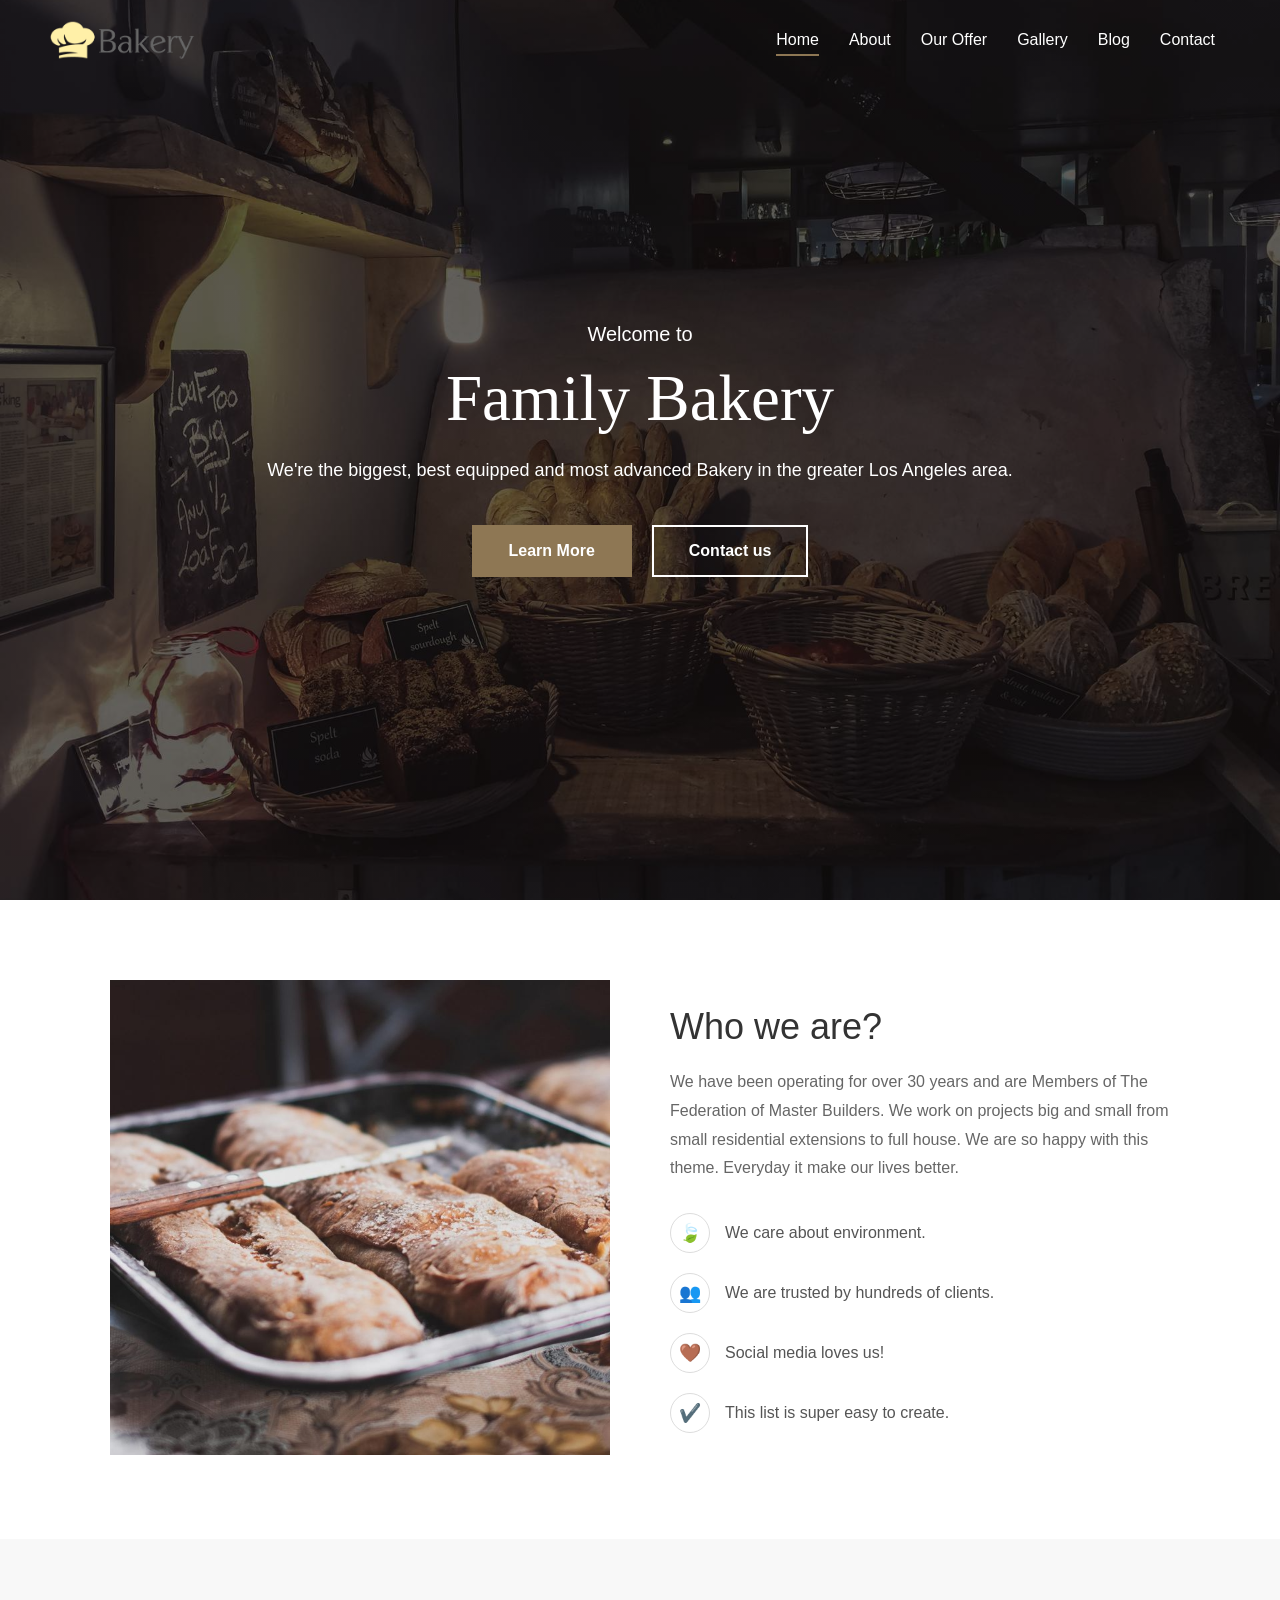
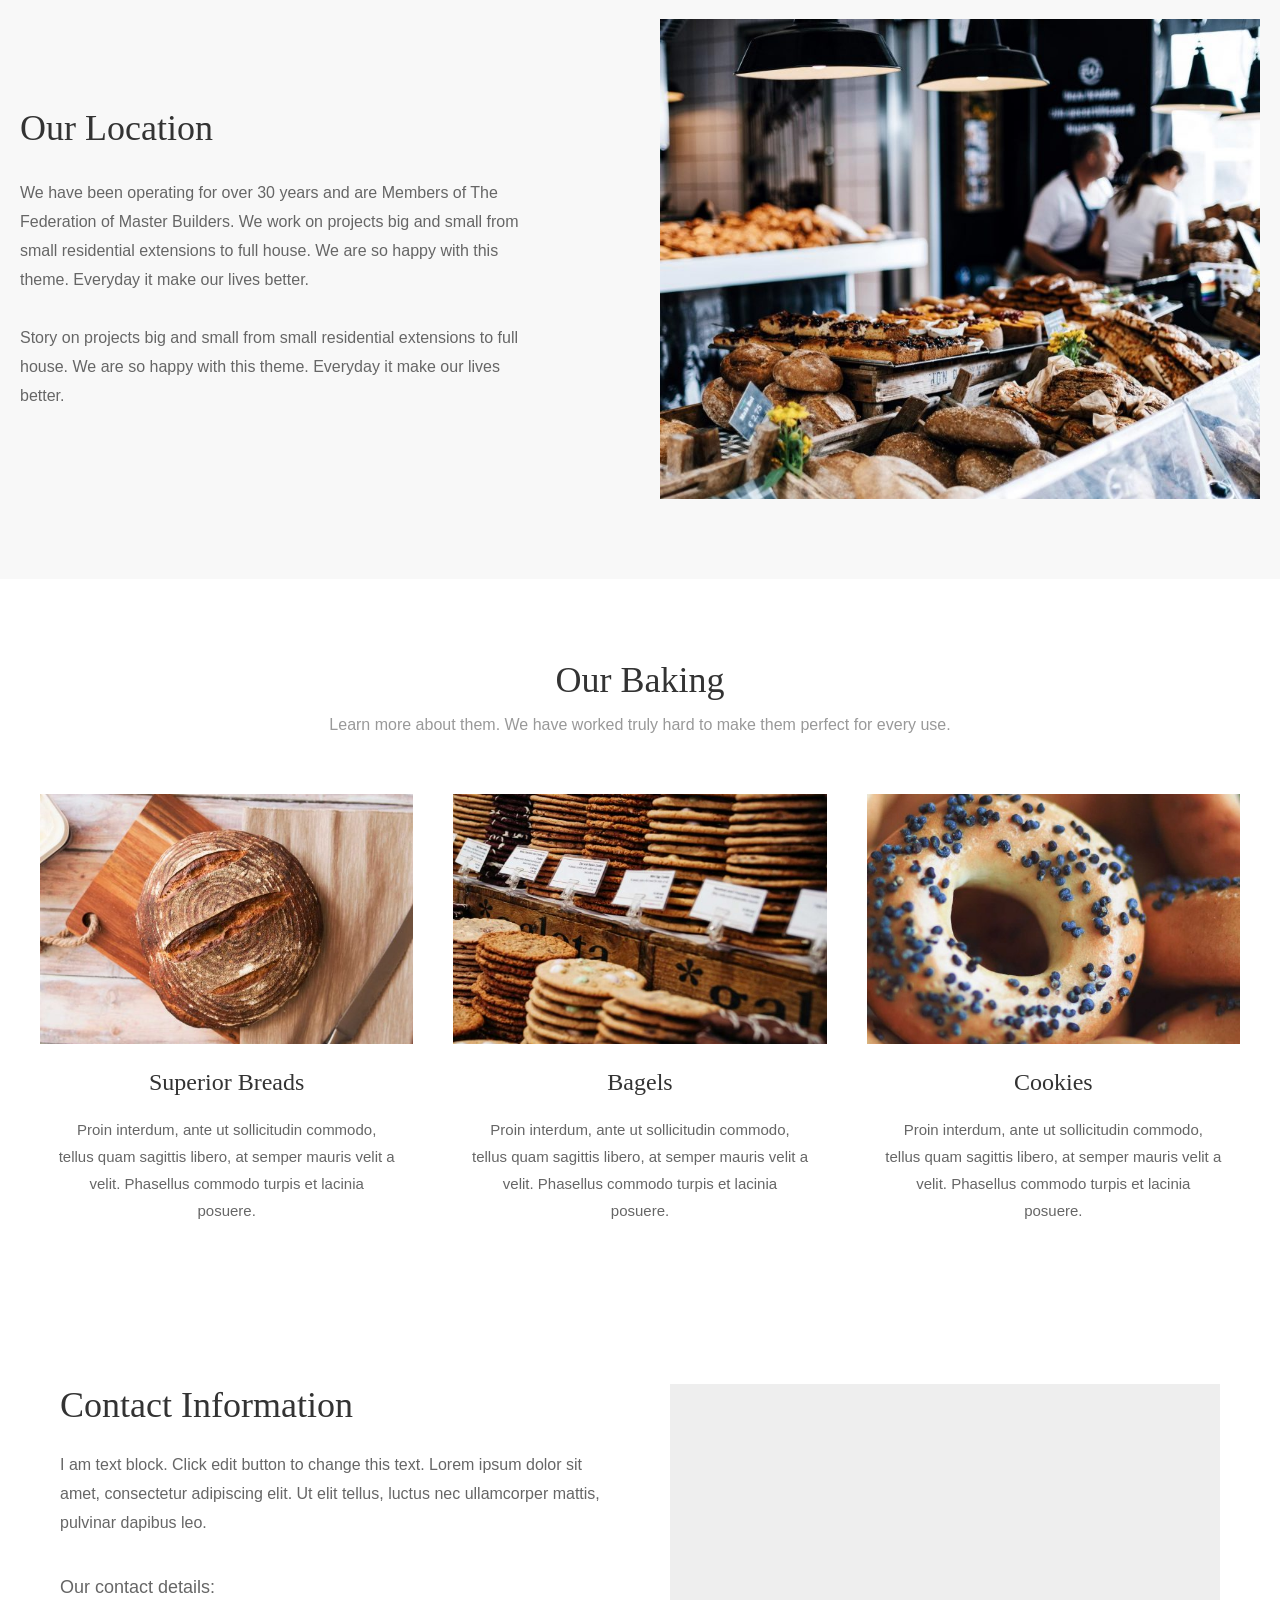
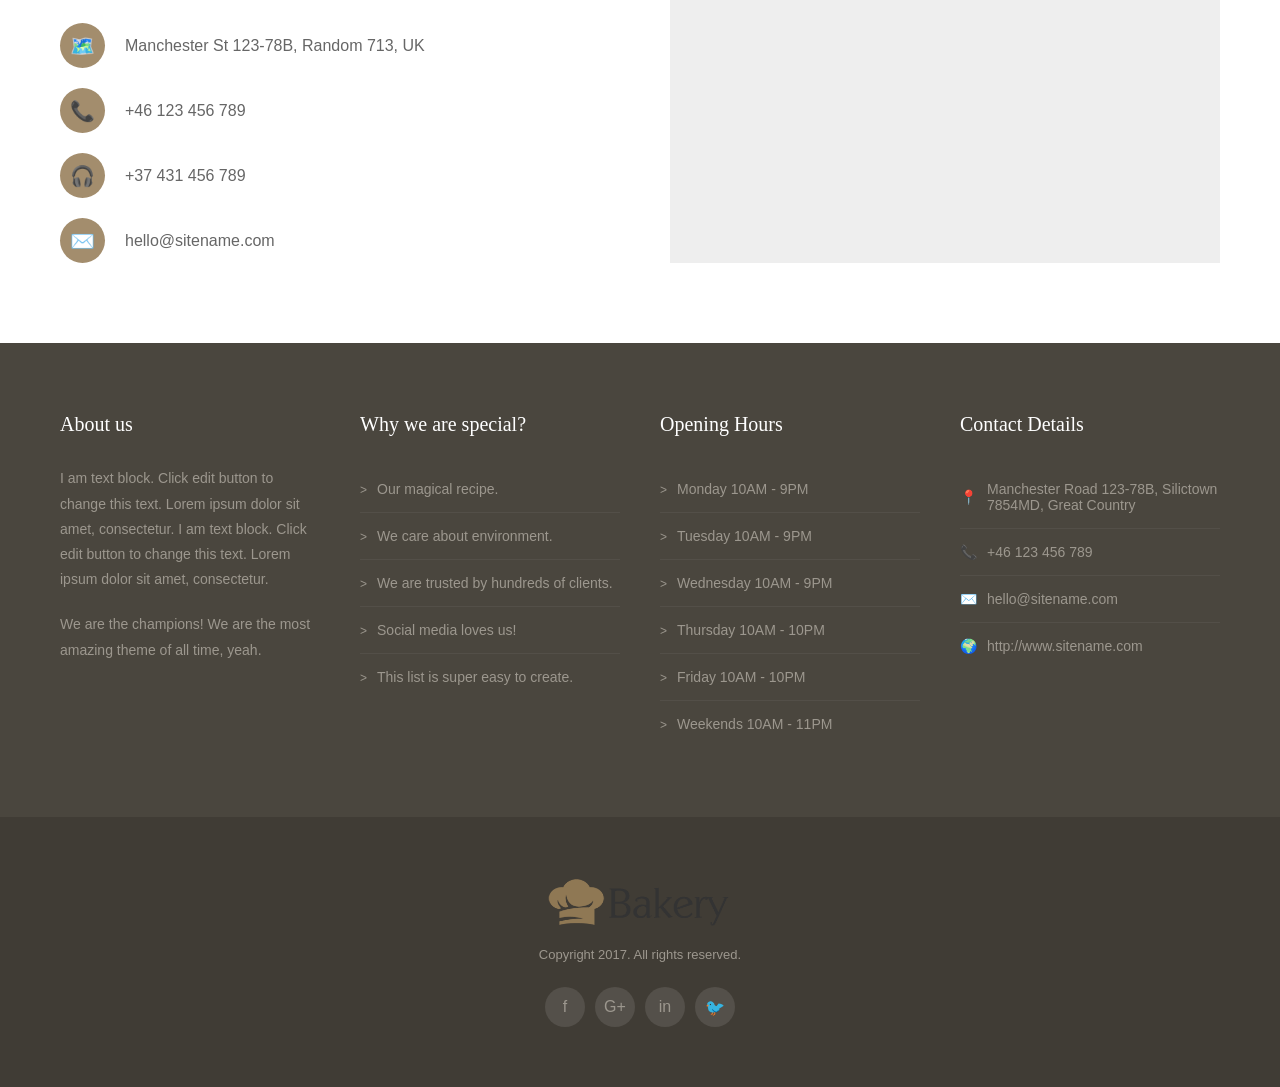
<file: task_2/index.html>
<!DOCTYPE html>
<html lang="en">

<head>
    <meta charset="UTF-8">
    <meta name="viewport" content="width=device-width, initial-scale=1.0">
    <link rel="stylesheet" href="style.css">
    <title>Engage Bakery &#8211; Just another Engage Theme Demos site</title>
</head>

<body>
    
<header>
    <nav class="navbar">
            <div class="logo-area">
                <img src="images/bakery-color.png" alt="Logo" class="logo">
            </div>
            <ul class="nav-links">
                <li><a href="#" class="active">Home</a></li>
                <li><a href="#">About</a></li>
                <li><a href="#">Our Offer</a></li>
                <li><a href="#">Gallery</a></li>
                <li><a href="#">Blog</a></li>
                <li><a href="#">Contact</a></li>
            </ul>
    </nav>
    <div class="header-container">
            <div class="content">
                <h3>Welcome to</h3>
                <h1>Family Bakery</h1>
                <p>We're the biggest, best equipped and most advanced Bakery in the greater Los Angeles area.</p>
                <div class="btn-group">
                    <a href="#" class="btn btn-learn">Learn More</a>
                    <a href="#" class="btn btn-contact">Contact us</a>
                </div>
            </div>
    </div>
</header>
<!-- -------------------------------- -->
<section class="about-section">
        <div class="about-image">
            <img src="images/alexandru-stavrica.jpg" alt="Bakery Interior">
        </div>

        <div class="about-text">
            <h2>Who we are?</h2>
            <p>We have been operating for over 30 years and are Members of The Federation of Master Builders. We work on projects big and small from small residential extensions to full house. We are so happy with this theme. Everyday it make our lives better.</p>
            
           <ul class="features-list">
            <li><span class="icon">🍃</span> We care about environment.</li>
            <li><span class="icon">👥</span> We are trusted by hundreds of clients.</li>
            <li><span class="icon">🤎</span> Social media loves us!</li>
            <li><span class="icon">✔️</span> This list is super easy to create.</li>
        </ul>
    </div>
</section>
<!-- -------------------------------- -->
 <section class="location-section">
    <div class="location-text">
        <h2>Our Location</h2>
        <p>We have been operating for over 30 years and are Members of The Federation of Master Builders. We work on projects big and small from small residential extensions to full house. We are so happy with this theme. Everyday it make our lives better.</p>
        <p>Story on projects big and small from small residential extensions to full house. We are so happy with this theme. Everyday it make our lives better.</p>
    </div>
    
    <div class="location-image">
        <img src="images/full-2-800x640.jpg" alt="Bakery Location">
    </div>
</section>
<!-- -------------------------------- -->
 <section class="baking-section">
    <div class="section-header">
        <h2>Our Baking</h2>
        <p>Learn more about them. We have worked truly hard to make them perfect for every use.</p>
    </div>

    <div class="baking-container">
        <div class="baking-item">
            <img src="images/ben-garratt-134774-600x500.jpg" alt="Superior Breads">
            <h3>Superior Breads</h3>
            <p>Proin interdum, ante ut sollicitudin commodo, tellus quam sagittis libero, at semper mauris velit a velit. Phasellus commodo turpis et lacinia posuere.</p>
        </div>

        <div class="baking-item">
            <img src="images/clem-onojeghuo-206832-600x500.jpg" alt="Bagels">
            <h3>Bagels</h3>
            <p>Proin interdum, ante ut sollicitudin commodo, tellus quam sagittis libero, at semper mauris velit a velit. Phasellus commodo turpis et lacinia posuere.</p>
        </div>

        <div class="baking-item">
            <img src="images/stas-ovsky-123540-600x500.jpg" alt="Cookies">
            <h3>Cookies</h3>
            <p>Proin interdum, ante ut sollicitudin commodo, tellus quam sagittis libero, at semper mauris velit a velit. Phasellus commodo turpis et lacinia posuere.</p>
        </div>
    </div>
</section>
<!-- -------------------------------- -->
 <section class="contact-section">
    <div class="contact-info">
        <h2>Contact Information</h2>
        <p>I am text block. Click edit button to change this text. Lorem ipsum dolor sit amet, consectetur adipiscing elit. Ut elit tellus, luctus nec ullamcorper mattis, pulvinar dapibus leo.</p>
        
        <h4>Our contact details:</h4>
        
        <ul class="contact-list">
            <li><span class="contact-icon">🗺️</span> Manchester St 123-78B, Random 713, UK</li>
            <li><span class="contact-icon">📞</span> +46 123 456 789</li>
            <li><span class="contact-icon">🎧</span> +37 431 456 789</li>
            <li><span class="contact-icon">✉️</span> hello@sitename.com</li>
        </ul>
    </div>

    <div class="contact-map">
        <iframe src="https://www.google.com/maps/embed?pb=!1m18!1m12!1m3!1d193595.15830869428!2d-74.11976397304603!3d40.69766374874431!2m3!1f0!2f0!3f0!3m2!1i1024!2i768!4f13.1!3m3!1m2!1s0x89c24fa5d33f083b%3A0xc80b8f06e177fe62!2sNew%20York%2C%20NY%2C%20USA!5e0!3m2!1sen!2s!4v1680000000000!5m2!1sen!2s" width="100%" height="100%" loading="lazy"></iframe>
    </div>
</section>
<!-- -------------------------------- -->
 <footer class="site-footer">
    <div class="footer-top">
        <div class="footer-col">
            <h3>About us</h3>
            <p>I am text block. Click edit button to change this text. Lorem ipsum dolor sit amet, consectetur. I am text block. Click edit button to change this text. Lorem ipsum dolor sit amet, consectetur.</p>
            <p>We are the champions! We are the most amazing theme of all time, yeah.</p>
        </div>

        <div class="footer-col">
            <h3>Why we are special?</h3>
            <ul class="arrow-list">
                <li><span>&gt;</span> Our magical recipe.</li>
                <li><span>&gt;</span> We care about environment.</li>
                <li><span>&gt;</span> We are trusted by hundreds of clients.</li>
                <li><span>&gt;</span> Social media loves us!</li>
                <li><span>&gt;</span> This list is super easy to create.</li>
            </ul>
        </div>

        <div class="footer-col">
            <h3>Opening Hours</h3>
            <ul class="arrow-list">
                <li><span>&gt;</span> Monday 10AM - 9PM</li>
                <li><span>&gt;</span> Tuesday 10AM - 9PM</li>
                <li><span>&gt;</span> Wednesday 10AM - 9PM</li>
                <li><span>&gt;</span> Thursday 10AM - 10PM</li>
                <li><span>&gt;</span> Friday 10AM - 10PM</li>
                <li><span>&gt;</span> Weekends 10AM - 11PM</li>
            </ul>
        </div>

        <div class="footer-col map-bg">
            <h3>Contact Details</h3>
            <ul class="icon-list">
                <li><span>📍</span> Manchester Road 123-78B, Silictown<br>7854MD, Great Country</li>
                <li><span>📞</span> +46 123 456 789</li>
                <li><span>✉️</span> hello@sitename.com</li>
                <li><span>🌍</span> http://www.sitename.com</li>
            </ul>
        </div>
    </div>

    <div class="footer-bottom">
        <img src="images/bakery-color.png" alt="Bakery" class="footer-logo">
        <p>Copyright 2017. All rights reserved.</p>
        <div class="social-icons">
            <a href="#">f</a>
            <a href="#">G+</a>
            <a href="#">in</a>
            <a href="#">🐦</a>
        </div>
    </div>
</footer>
</body>

</html>
</file>
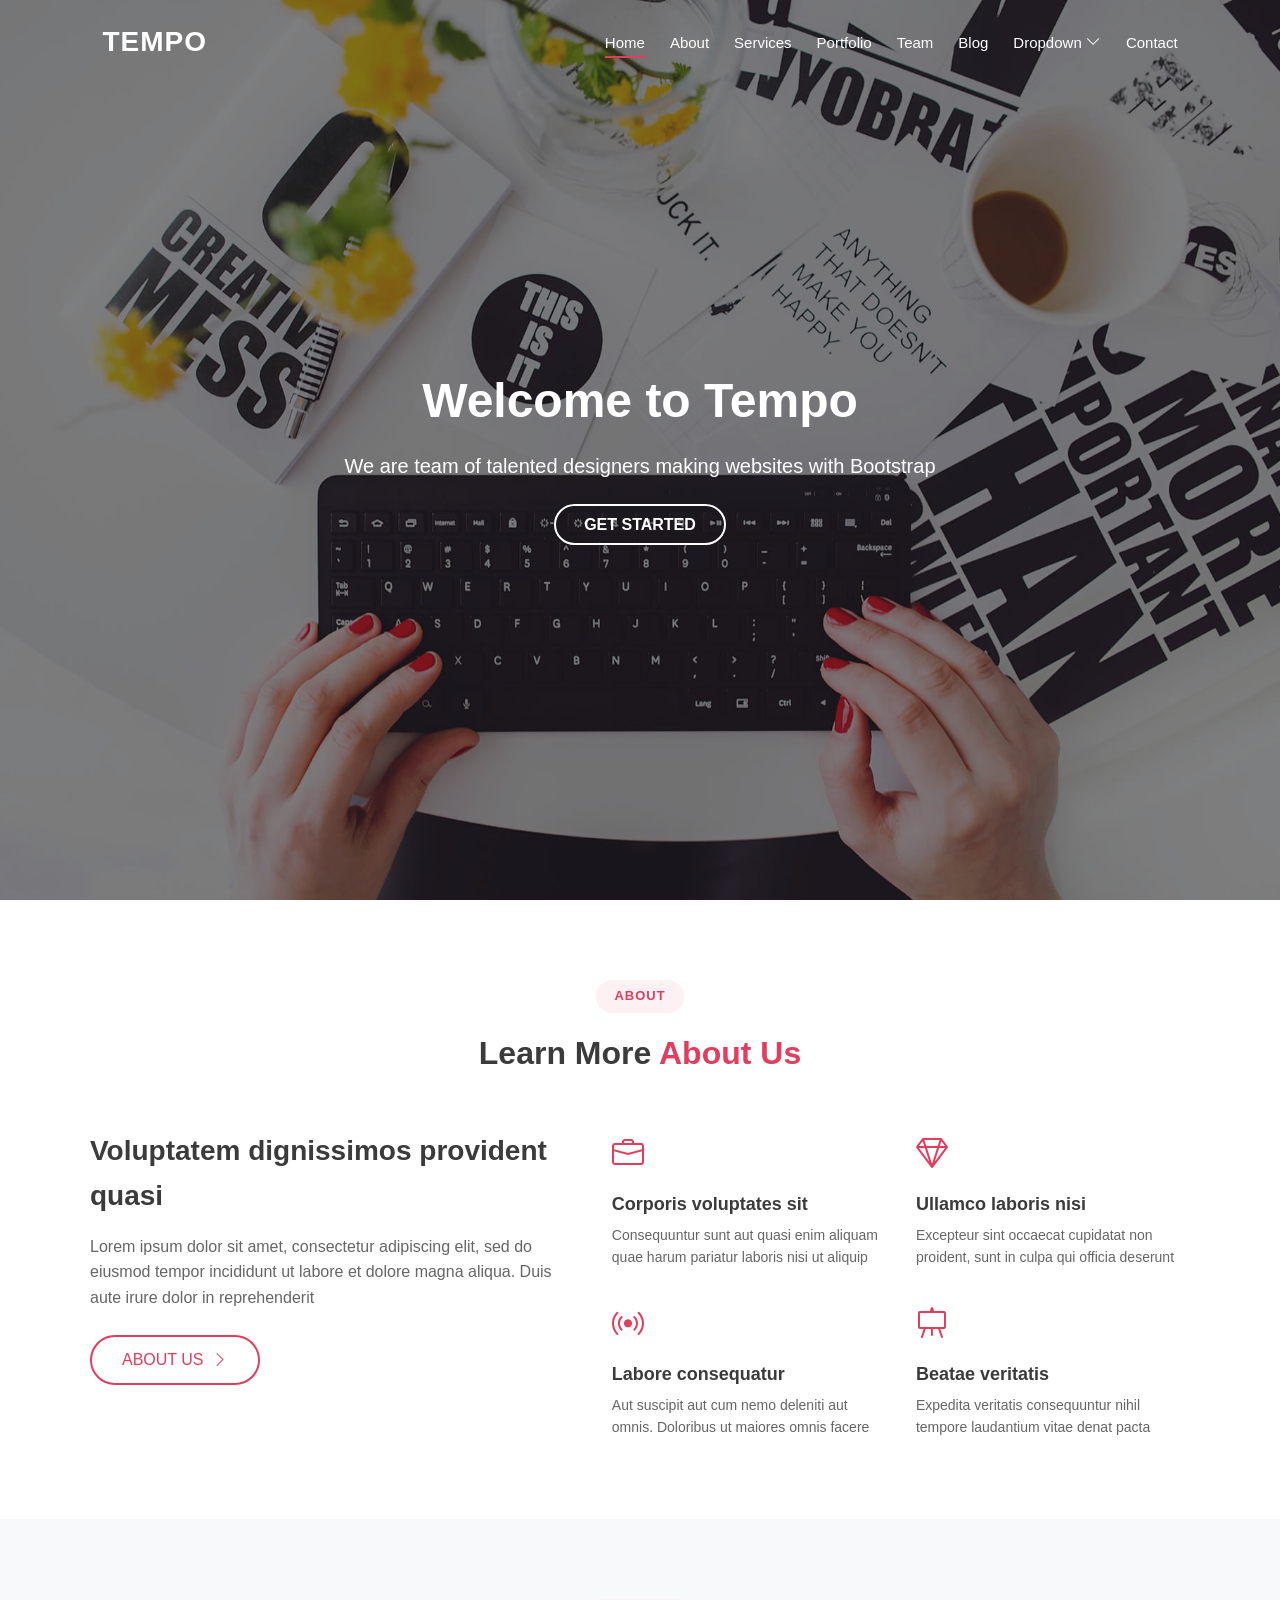
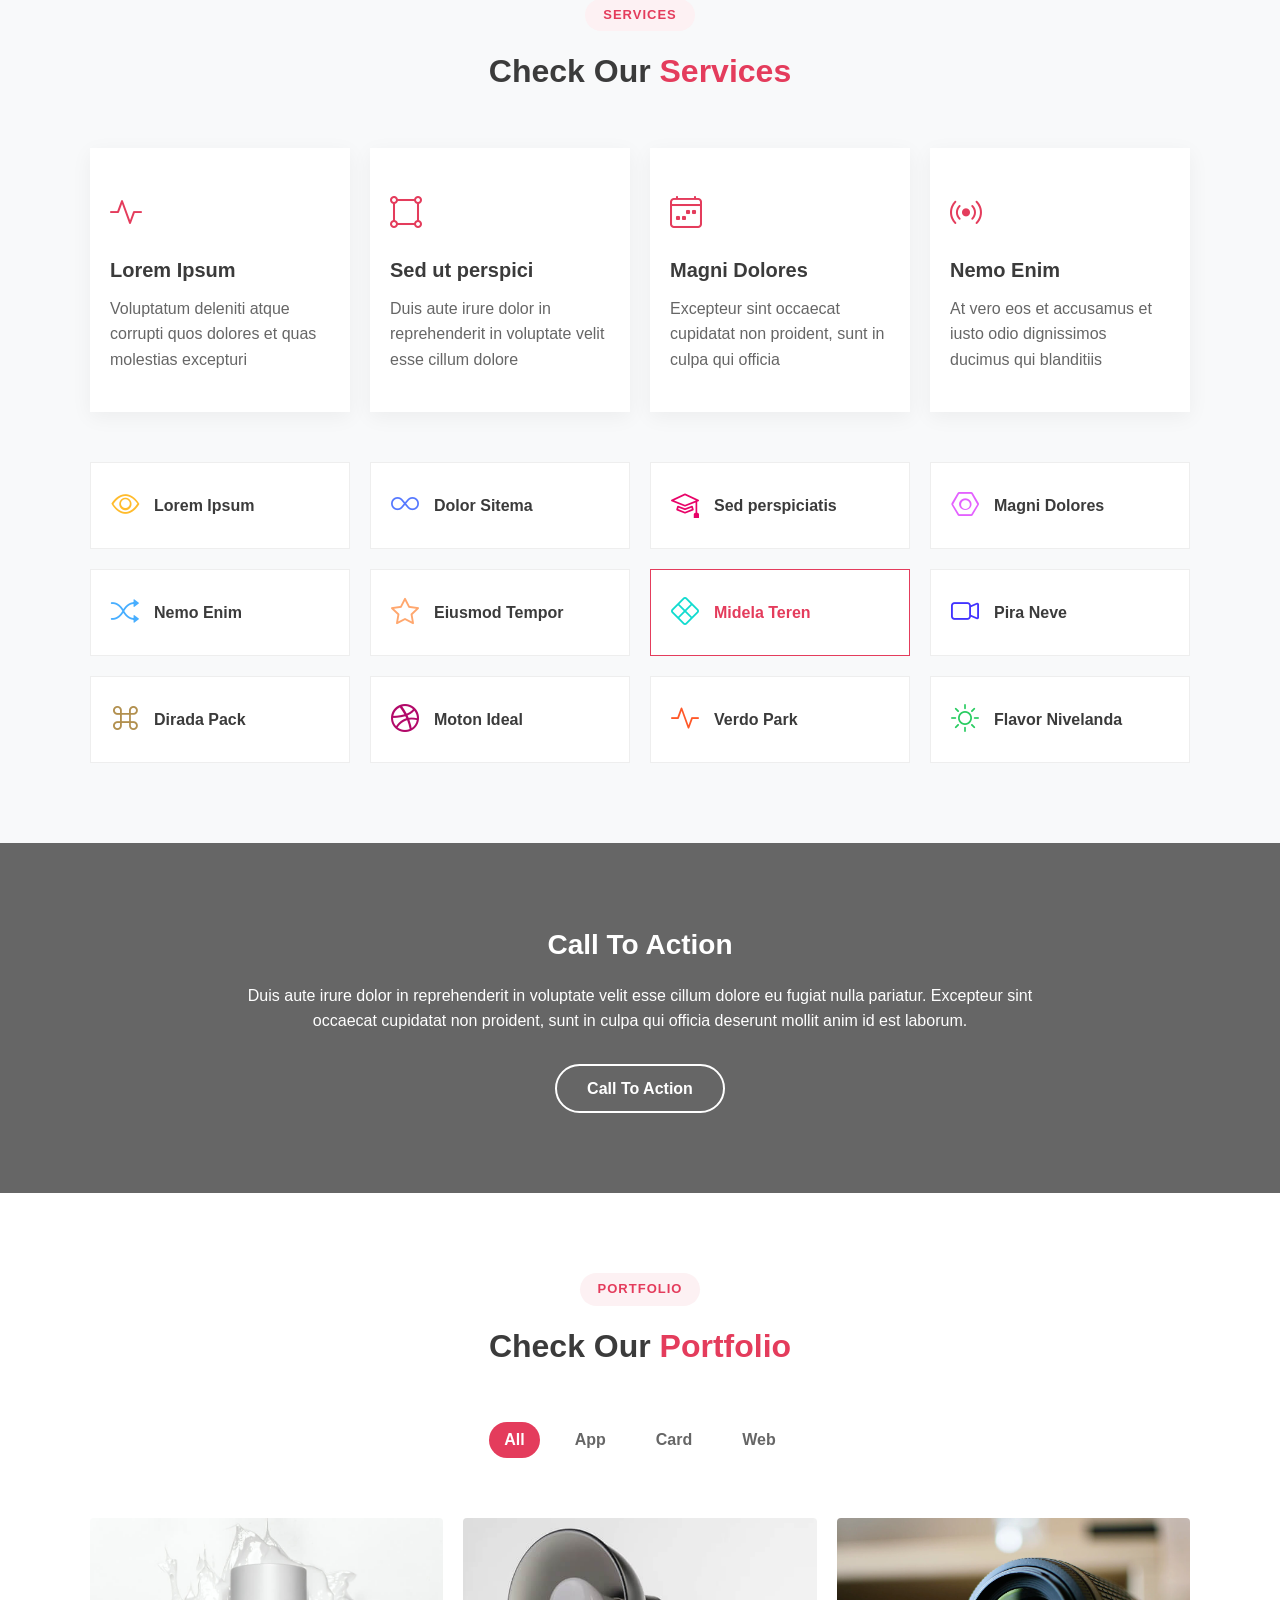
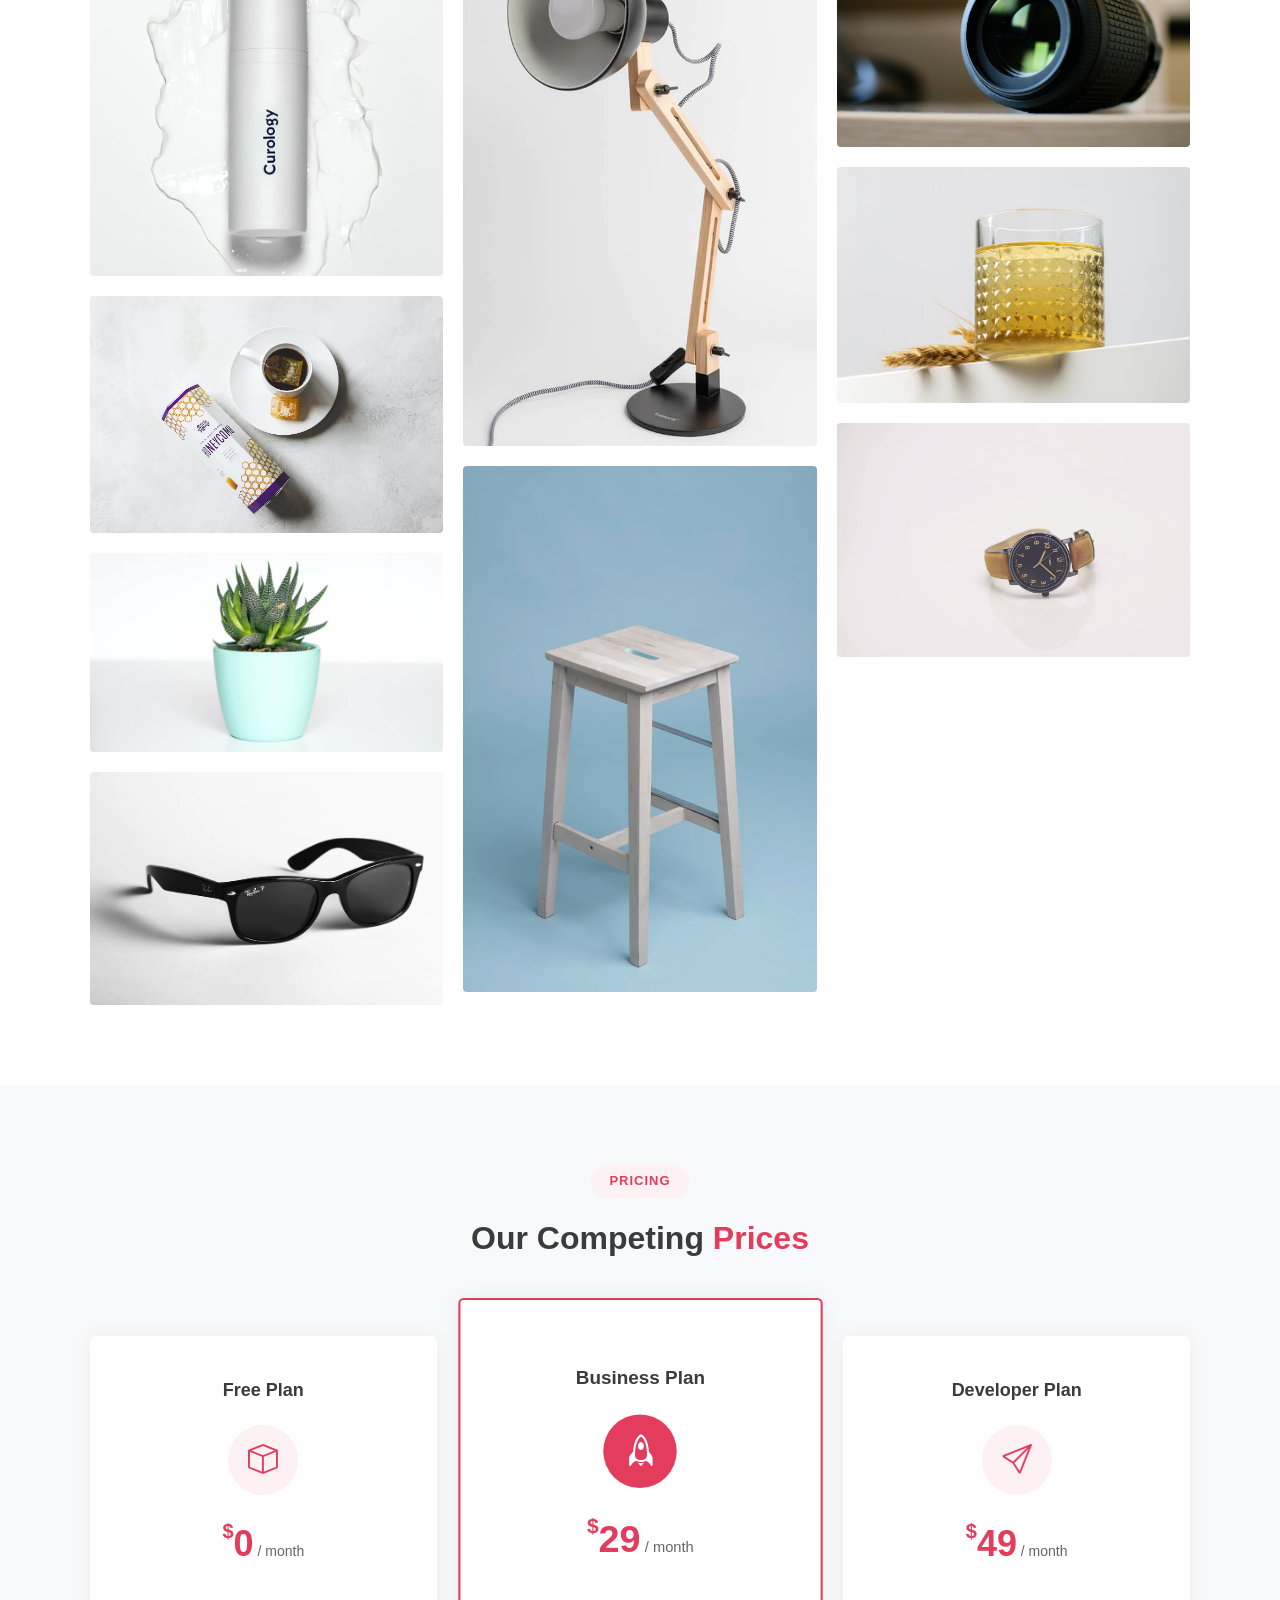
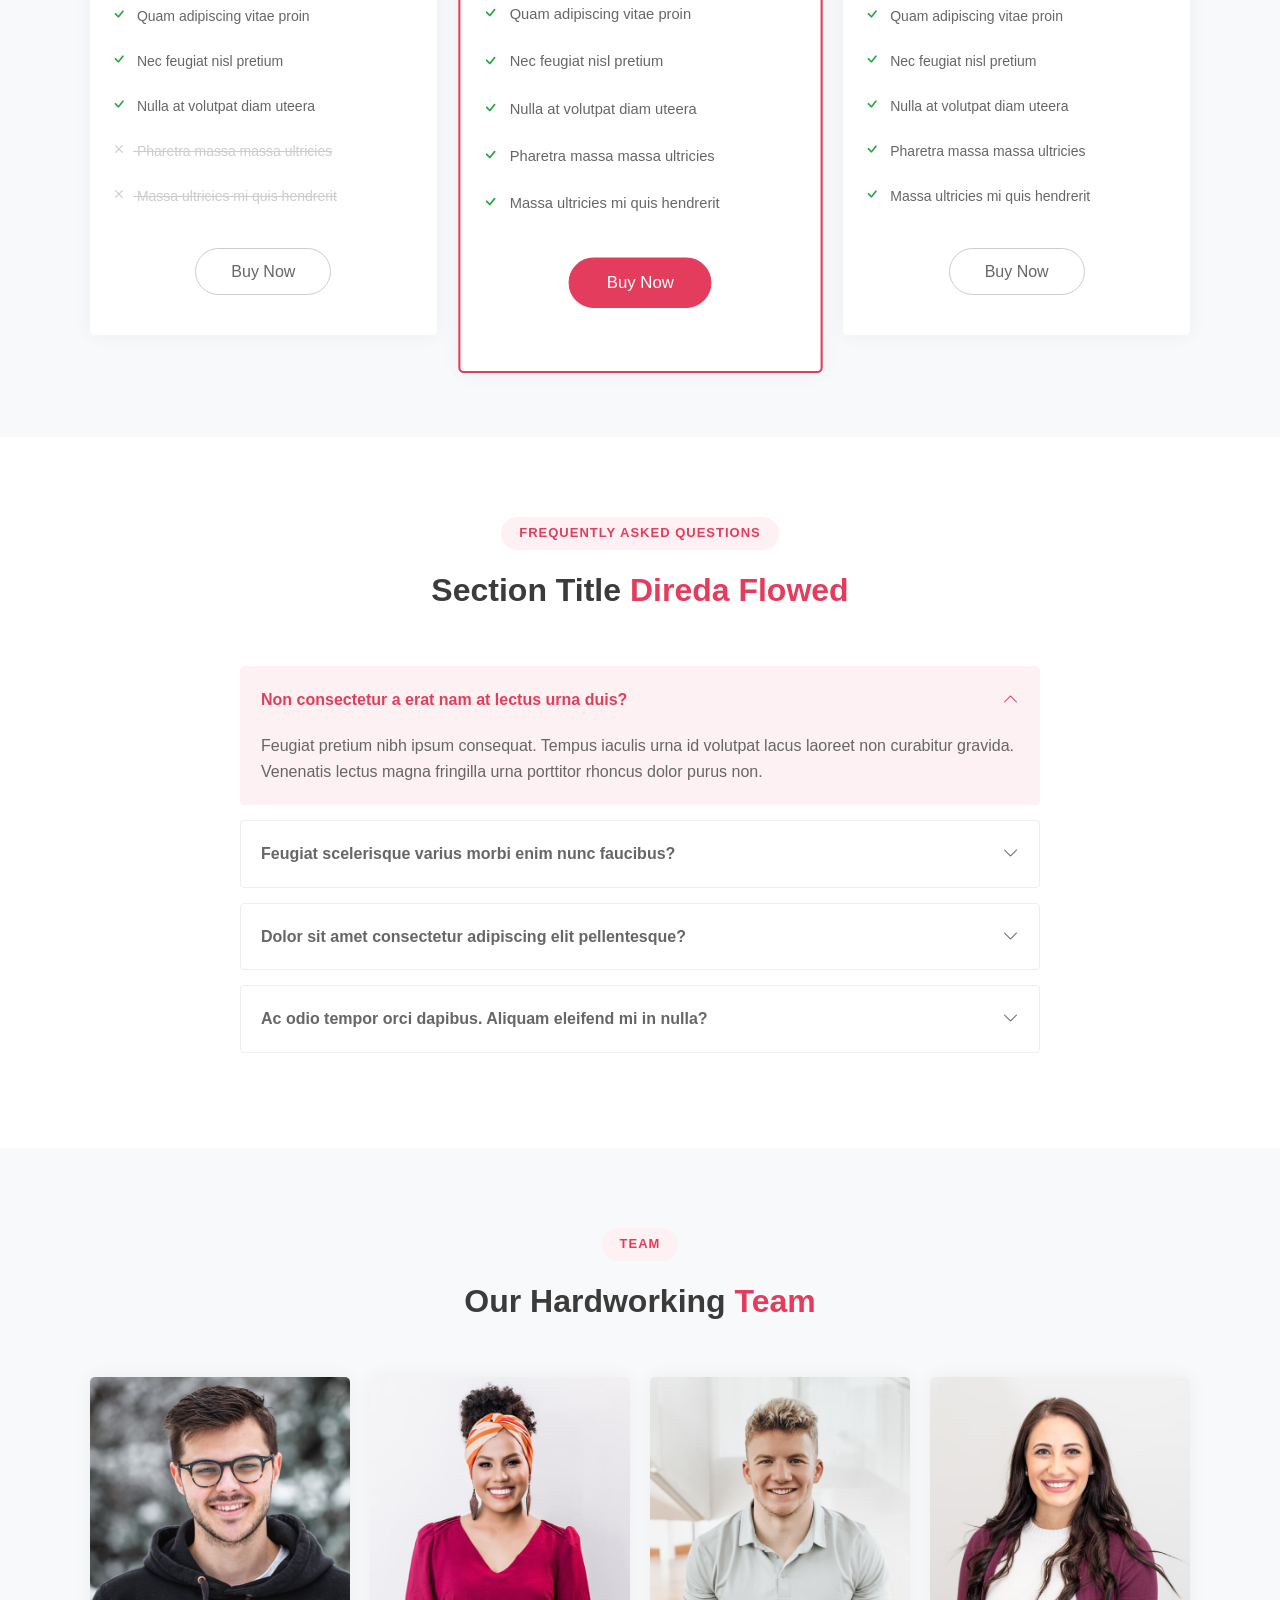
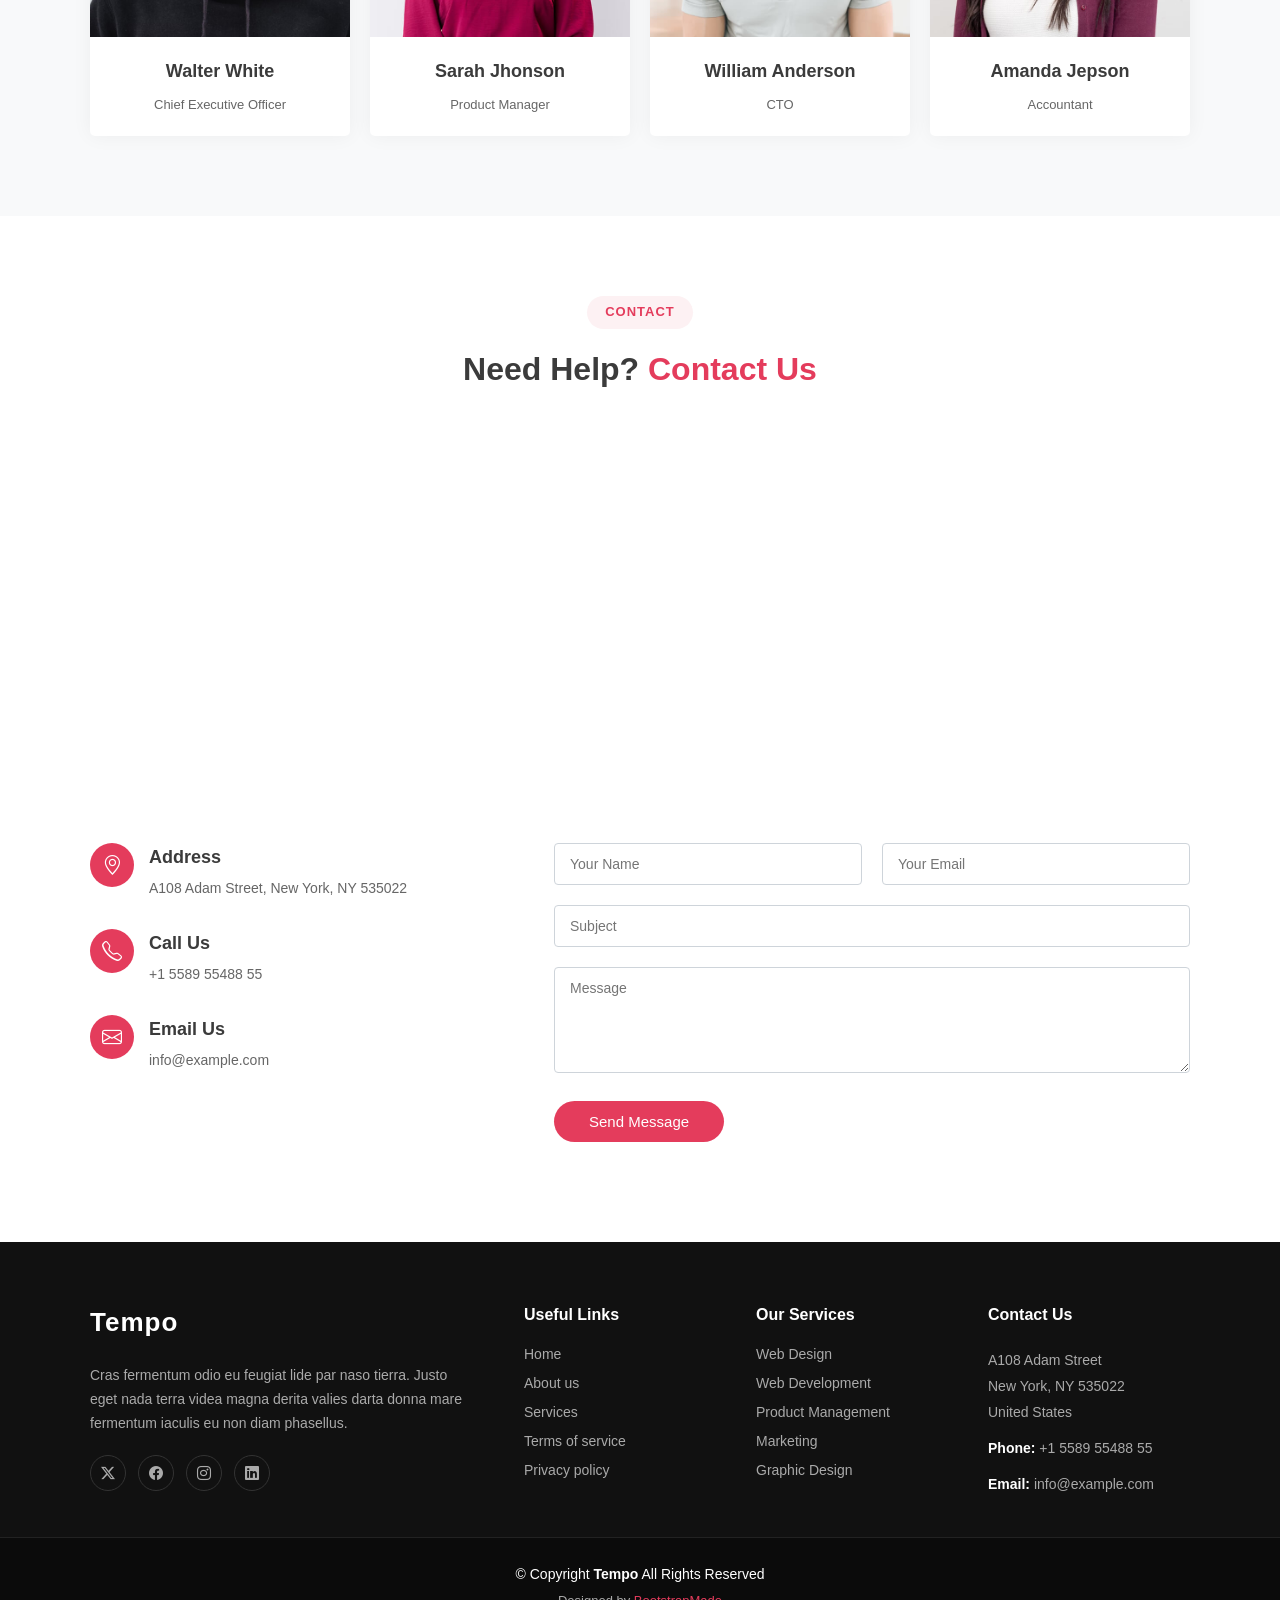
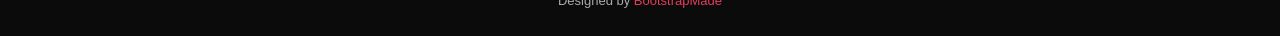
<file: task_3/index.html>
<!DOCTYPE html>
<html lang="en">
<head>
    <meta charset="UTF-8">
    <meta name="viewport" content="width=device-width, initial-scale=1.0">
    <link rel="stylesheet" href="https://cdn.jsdelivr.net/npm/bootstrap-icons@1.11.1/font/bootstrap-icons.css">
    <link rel="stylesheet" href="style.css">
      <link href="images/favicon.png" rel="icon">
  <link href="images/apple-touch-icon.png" rel="apple-touch-icon">
    <title>Tempo Template</title>
</head>
<body>

    <header id="header">
        <a href="#" class="logo">
            <h1 class="sitename">Tempo</h1>
        </a>
        <nav id="navmenu" class="navmenu">
            <ul>
                <li><a href="#hero" class="active">Home</a></li>
                <li><a href="#about">About</a></li>
                <li><a href="#services">Services</a></li>
                <li><a href="#portfolio">Portfolio</a></li>
                <li><a href="#team">Team</a></li>
                <li><a href="#">Blog</a></li>
                <li class="dropdown"><a href="#"><span>Dropdown</span> <i class="bi bi-chevron-down"></i></a></li>
                <li><a href="#contact">Contact</a></li>
            </ul>
        </nav>
    </header>

    <section id="hero" class="hero">
        <div class="hero-content">
            <h2>Welcome to Tempo</h2>
            <p>We are team of talented designers making websites with Bootstrap</p>
            <a href="#about" class="btn-get-started">GET STARTED</a>
        </div>
    </section>

    <section id="about" class="about">
        <div class="container">
            <div class="section-title">
                <span class="badge">About</span>
                <h2>Learn More <span>About Us</span></h2>
            </div>
            <div class="row">
                <div class="col-left">
                    <h3>Voluptatem dignissimos provident quasi</h3>
                    <p>Lorem ipsum dolor sit amet, consectetur adipiscing elit, sed do eiusmod tempor incididunt ut labore et dolore magna aliqua. Duis aute irure dolor in reprehenderit</p>
                    <a href="#" class="btn-about"><span>ABOUT US</span> <i class="bi bi-chevron-right"></i></a>
                </div>
                <div class="col-right">
                    <div class="icon-box">
                        <i class="bi bi-briefcase"></i>
                        <h4>Corporis voluptates sit</h4>
                        <p>Consequuntur sunt aut quasi enim aliquam quae harum pariatur laboris nisi ut aliquip</p>
                    </div>
                    <div class="icon-box">
                        <i class="bi bi-gem"></i>
                        <h4>Ullamco laboris nisi</h4>
                        <p>Excepteur sint occaecat cupidatat non proident, sunt in culpa qui officia deserunt</p>
                    </div>
                    <div class="icon-box">
                        <i class="bi bi-broadcast"></i>
                        <h4>Labore consequatur</h4>
                        <p>Aut suscipit aut cum nemo deleniti aut omnis. Doloribus ut maiores omnis facere</p>
                    </div>
                    <div class="icon-box">
                        <i class="bi bi-easel"></i>
                        <h4>Beatae veritatis</h4>
                        <p>Expedita veritatis consequuntur nihil tempore laudantium vitae denat pacta</p>
                    </div>
                </div>
            </div>
        </div>
    </section>

    <section id="services" class="services">
        <div class="container">
            <div class="section-title">
                <span class="badge">Services</span>
                <h2>Check Our <span>Services</span></h2>
            </div>
            
            <div class="services-cards">
                <div class="service-card">
                    <div class="icon"><i class="bi bi-activity"></i></div>
                    <h4>Lorem Ipsum</h4>
                    <p>Voluptatum deleniti atque corrupti quos dolores et quas molestias excepturi</p>
                </div>
                <div class="service-card">
                    <div class="icon"><i class="bi bi-bounding-box-circles"></i></div>
                    <h4>Sed ut perspici</h4>
                    <p>Duis aute irure dolor in reprehenderit in voluptate velit esse cillum dolore</p>
                </div>
                <div class="service-card">
                    <div class="icon"><i class="bi bi-calendar4-week"></i></div>
                    <h4>Magni Dolores</h4>
                    <p>Excepteur sint occaecat cupidatat non proident, sunt in culpa qui officia</p>
                </div>
                <div class="service-card">
                    <div class="icon"><i class="bi bi-broadcast"></i></div>
                    <h4>Nemo Enim</h4>
                    <p>At vero eos et accusamus et iusto odio dignissimos ducimus qui blanditiis</p>
                </div>
            </div>

            <div class="features-grid">
                <div class="feature-item"><i class="bi bi-eye" style="color: #ffbb2c;"></i><h3>Lorem Ipsum</h3></div>
                <div class="feature-item"><i class="bi bi-infinity" style="color: #5578ff;"></i><h3>Dolor Sitema</h3></div>
                <div class="feature-item"><i class="bi bi-mortarboard" style="color: #e80368;"></i><h3>Sed perspiciatis</h3></div>
                <div class="feature-item"><i class="bi bi-nut" style="color: #e361ff;"></i><h3>Magni Dolores</h3></div>
                <div class="feature-item"><i class="bi bi-shuffle" style="color: #47aeff;"></i><h3>Nemo Enim</h3></div>
                <div class="feature-item"><i class="bi bi-star" style="color: #ffa76e;"></i><h3>Eiusmod Tempor</h3></div>
                <div class="feature-item active-feature"><i class="bi bi-x-diamond" style="color: #11dbcf;"></i><h3>Midela Teren</h3></div>
                <div class="feature-item"><i class="bi bi-camera-video" style="color: #4233ff;"></i><h3>Pira Neve</h3></div>
                <div class="feature-item"><i class="bi bi-command" style="color: #b2904f;"></i><h3>Dirada Pack</h3></div>
                <div class="feature-item"><i class="bi bi-dribbble" style="color: #b20969;"></i><h3>Moton Ideal</h3></div>
                <div class="feature-item"><i class="bi bi-activity" style="color: #ff5828;"></i><h3>Verdo Park</h3></div>
                <div class="feature-item"><i class="bi bi-brightness-high" style="color: #29cc61;"></i><h3>Flavor Nivelanda</h3></div>
            </div>
        </div>
    </section>

    <section class="cta">
        <div class="container text-center">
            <h3>Call To Action</h3>
            <p>Duis aute irure dolor in reprehenderit in voluptate velit esse cillum dolore eu fugiat nulla pariatur. Excepteur sint occaecat cupidatat non proident, sunt in culpa qui officia deserunt mollit anim id est laborum.</p>
            <a class="cta-btn" href="#">Call To Action</a>
        </div>
    </section>

    <section id="portfolio" class="portfolio">
        <div class="container">
            <div class="section-title">
                <span class="badge">Portfolio</span>
                <h2>Check Our <span>Portfolio</span></h2>
            </div>
            <ul class="portfolio-filters">
                <li class="filter-active">All</li>
                <li>App</li>
                <li>Card</li>
                <li>Web</li>
            </ul>
            <div class="portfolio-masonry">
    <div class="portfolio-item">
        <img src="images/masonry-portfolio-1.jpg" alt="Curology">
    </div>
    <div class="portfolio-item">
        <img src="images/masonry-portfolio-2.jpg" alt="Stool">
    </div>

    <div class="portfolio-item">
        <img src="images/masonry-portfolio-3.jpg" alt="Honeycomb">
    </div>
    <div class="portfolio-item">
        <img src="images/masonry-portfolio-4.jpg" alt="Lamp">
    </div>
    <div class="portfolio-item">
        <img src="images/masonry-portfolio-5.jpg">
    </div>

    <div class="portfolio-item">
        <img src="images/masonry-portfolio-6.jpg" alt="Plant">
    </div>
    <div class="portfolio-item">
        <img src="images/masonry-portfolio-7.jpg" alt="Sunglasses">
    </div>
    <div class="portfolio-item">
        <img src="images/masonry-portfolio-8.jpg" alt="Lens">
    </div>
    <div class="portfolio-item">
        <img src="images/masonry-portfolio-9.jpg" alt="Glass">
    </div>
</div>
        </div>
    </section>

    <section id="pricing" class="pricing">
        <div class="container">
            <div class="section-title">
                <span class="badge">Pricing</span>
                <h2>Our Competing <span>Prices</span></h2>
            </div>
            <div class="pricing-grid">
                <div class="price-box">
                    <h3>Free Plan</h3>
                    <div class="icon-circle"><i class="bi bi-box"></i></div>
                    <h4><sup>$</sup>0<span> / month</span></h4>
                    <ul>
                        <li><i class="bi bi-check"></i> Quam adipiscing vitae proin</li>
                        <li><i class="bi bi-check"></i> Nec feugiat nisl pretium</li>
                        <li><i class="bi bi-check"></i> Nulla at volutpat diam uteera</li>
                        <li class="na"><i class="bi bi-x"></i> Pharetra massa massa ultricies</li>
                        <li class="na"><i class="bi bi-x"></i> Massa ultricies mi quis hendrerit</li>
                    </ul>
                    <a href="#" class="btn-buy">Buy Now</a>
                </div>
                <div class="price-box featured">
                    <h3>Business Plan</h3>
                    <div class="icon-circle"><i class="bi bi-rocket"></i></div>
                    <h4><sup>$</sup>29<span> / month</span></h4>
                    <ul>
                        <li><i class="bi bi-check"></i> Quam adipiscing vitae proin</li>
                        <li><i class="bi bi-check"></i> Nec feugiat nisl pretium</li>
                        <li><i class="bi bi-check"></i> Nulla at volutpat diam uteera</li>
                        <li><i class="bi bi-check"></i> Pharetra massa massa ultricies</li>
                        <li><i class="bi bi-check"></i> Massa ultricies mi quis hendrerit</li>
                    </ul>
                    <a href="#" class="btn-buy">Buy Now</a>
                </div>
                <div class="price-box">
                    <h3>Developer Plan</h3>
                    <div class="icon-circle"><i class="bi bi-send"></i></div>
                    <h4><sup>$</sup>49<span> / month</span></h4>
                    <ul>
                        <li><i class="bi bi-check"></i> Quam adipiscing vitae proin</li>
                        <li><i class="bi bi-check"></i> Nec feugiat nisl pretium</li>
                        <li><i class="bi bi-check"></i> Nulla at volutpat diam uteera</li>
                        <li><i class="bi bi-check"></i> Pharetra massa massa ultricies</li>
                        <li><i class="bi bi-check"></i> Massa ultricies mi quis hendrerit</li>
                    </ul>
                    <a href="#" class="btn-buy">Buy Now</a>
                </div>
            </div>
        </div>
    </section>

    <section id="faq" class="faq">
        <div class="container">
            <div class="section-title">
                <span class="badge">Frequently Asked Questions</span>
                <h2>Section Title <span>Direda Flowed</span></h2>
            </div>
            <div class="faq-list">
                <div class="faq-item active">
                    <h4>Non consectetur a erat nam at lectus urna duis? <i class="bi bi-chevron-up"></i></h4>
                    <p>Feugiat pretium nibh ipsum consequat. Tempus iaculis urna id volutpat lacus laoreet non curabitur gravida. Venenatis lectus magna fringilla urna porttitor rhoncus dolor purus non.</p>
                </div>
                <div class="faq-item">
                    <h4>Feugiat scelerisque varius morbi enim nunc faucibus? <i class="bi bi-chevron-down"></i></h4>
                </div>
                <div class="faq-item">
                    <h4>Dolor sit amet consectetur adipiscing elit pellentesque? <i class="bi bi-chevron-down"></i></h4>
                </div>
                <div class="faq-item">
                    <h4>Ac odio tempor orci dapibus. Aliquam eleifend mi in nulla? <i class="bi bi-chevron-down"></i></h4>
                </div>
            </div>
        </div>
    </section>

    <section id="team" class="team">
        <div class="container">
            <div class="section-title">
                <span class="badge">Team</span>
                <h2>Our Hardworking <span>Team</span></h2>
            </div>
            <div class="team-grid">
                <div class="team-member">
                    <img src="images/team-1.jpg" alt="Team">
                    <div class="member-info">
                        <h4>Walter White</h4>
                        <span>Chief Executive Officer</span>
                    </div>
                </div>
                <div class="team-member">
                    <img src="images/team-2.jpg" alt="Team">
                    <div class="member-info">
                        <h4>Sarah Jhonson</h4>
                        <span>Product Manager</span>
                    </div>
                </div>
                <div class="team-member">
                    <img src="images/team-3.jpg" alt="Team">
                    <div class="member-info">
                        <h4>William Anderson</h4>
                        <span>CTO</span>
                    </div>
                </div>
                <div class="team-member">
                    <img src="images/team-4.jpg" alt="Team">
                    <div class="member-info">
                        <h4>Amanda Jepson</h4>
                        <span>Accountant</span>
                    </div>
                </div>
            </div>
        </div>
    </section>
    <section id="contact" class="contact">
        <div class="container">
            <div class="section-title">
                <span class="badge">Contact</span>
                <h2>Need Help? <span>Contact us</span></h2>
            </div>

            <div class="map-container">
                <iframe src="https://www.google.com/maps/embed?pb=!1m14!1m8!1m3!1d12097.433213460943!2d-74.0062269!3d40.7101282!3m2!1i1024!2i768!4f13.1!3m3!1m2!1s0x0%3A0xb89d1fe6bc499443!2sDowntown+Conference+Center!5e0!3m2!1smk!2sbg!4v1539943755621" frameborder="0" allowfullscreen></iframe>
            </div>

            <div class="contact-row">
                <div class="contact-info">
                    <div class="info-item">
                        <i class="bi bi-geo-alt"></i>
                        <div>
                            <h4>Address</h4>
                            <p>A108 Adam Street, New York, NY 535022</p>
                        </div>
                    </div>
                    <div class="info-item">
                        <i class="bi bi-telephone"></i>
                        <div>
                            <h4>Call Us</h4>
                            <p>+1 5589 55488 55</p>
                        </div>
                    </div>
                    <div class="info-item">
                        <i class="bi bi-envelope"></i>
                        <div>
                            <h4>Email Us</h4>
                            <p>info@example.com</p>
                        </div>
                    </div>
                </div>

                <div class="contact-form-container">
                    <form action="#" class="contact-form">
                        <div class="form-row">
                            <input type="text" name="name" placeholder="Your Name" required>
                            <input type="email" name="email" placeholder="Your Email" required>
                        </div>
                        <input type="text" name="subject" placeholder="Subject" class="full-width" required>
                        <textarea name="message" rows="5" placeholder="Message" class="full-width" required></textarea>
                        <div class="text-center">
                            <button type="submit">Send Message</button>
                        </div>
                    </form>
                </div>
            </div>
        </div>
    </section>

    <footer id="footer" class="footer">
        <div class="footer-top">
            <div class="container">
                <div class="footer-grid">
                    <div class="footer-about">
                        <h3>Tempo</h3>
                        <p>Cras fermentum odio eu feugiat lide par naso tierra. Justo eget nada terra videa magna derita valies darta donna mare fermentum iaculis eu non diam phasellus.</p>
                        <div class="social-links">
                            <a href="#"><i class="bi bi-twitter-x"></i></a>
                            <a href="#"><i class="bi bi-facebook"></i></a>
                            <a href="#"><i class="bi bi-instagram"></i></a>
                            <a href="#"><i class="bi bi-linkedin"></i></a>
                        </div>
                    </div>

                    <div class="footer-links">
                        <h4>Useful Links</h4>
                        <ul>
                            <li><a href="#">Home</a></li>
                            <li><a href="#">About us</a></li>
                            <li><a href="#">Services</a></li>
                            <li><a href="#">Terms of service</a></li>
                            <li><a href="#">Privacy policy</a></li>
                        </ul>
                    </div>

                    <div class="footer-links">
                        <h4>Our Services</h4>
                        <ul>
                            <li><a href="#">Web Design</a></li>
                            <li><a href="#">Web Development</a></li>
                            <li><a href="#">Product Management</a></li>
                            <li><a href="#">Marketing</a></li>
                            <li><a href="#">Graphic Design</a></li>
                        </ul>
                    </div>

                    <div class="footer-contact">
                        <h4>Contact Us</h4>
                        <p>A108 Adam Street<br>New York, NY 535022<br>United States</p>
                        <p><strong>Phone:</strong> +1 5589 55488 55</p>
                        <p><strong>Email:</strong> info@example.com</p>
                    </div>
                </div>
            </div>
        </div>

        <div class="footer-bottom">
            <div class="container text-center">
                <p>&copy; Copyright <strong>Tempo</strong> All Rights Reserved</p>
                <div class="credits">
                    Designed by <span>BootstrapMade</span>
                </div>
            </div>
        </div>
    </footer>

</body>
</html>
</file>
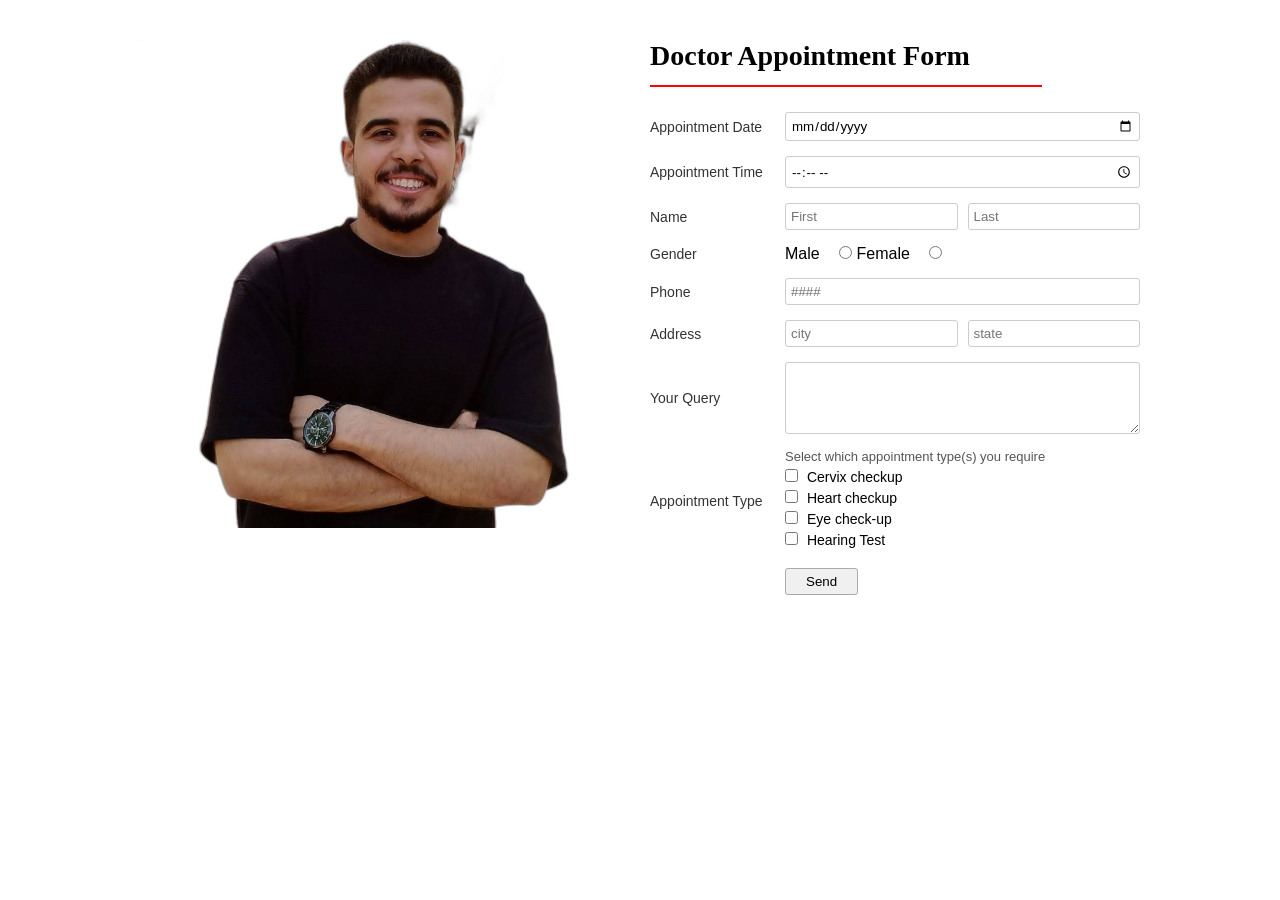
<file: index1.html>
<!DOCTYPE html>
<html lang="en">
<head>
    <meta charset="UTF-8">
    <meta name="viewport" content="width=device-width, initial-scale=1.0">
    <title>Doctor Appointment Form</title>
    <link rel="stylesheet" href="style1.css">
</head>
<body>
    <section>
        <div class="image-container">
            <img src="doctor.png" alt="Doctor">
        </div>
        
        <div class="form-container">
            <h1>Doctor Appointment Form</h1>
            
            <form action="index2.html" method="POST">
                
                <div class="form-row">
                    <label for="date">Appointment Date</label>
                    <input type="date" id="date" name="date">
                </div>

                <div class="form-row">
                    <label for="time">Appointment Time</label>
                    <input type="time" id="time" name="time">
                </div>

                <div class="form-row">
                    <label>Name</label>
                    <div class="multi-input">
                        <input type="text" id="first_name" name="first_name" placeholder="First">
                        <input type="text" id="last_name" name="last_name" placeholder="Last">
                    </div>
                </div>

                <div class="form-row">
                    <label>Gender</label>
                    <div class="radio-group">
                        <label for="male">Male</label>
                        <input type="radio" id="male" name="gender" value="male">
                        <label for="female">Female</label>
                        <input type="radio" id="female" name="gender" value="female">
                    </div>
                </div>

                <div class="form-row">
                    <label for="phone">Phone</label>
                    <input type="tel" id="phone" name="phone" placeholder="####">
                </div>

                <div class="form-row">
                    <label>Address</label>
                    <div class="multi-input">
                        <input type="text" id="city" name="city" placeholder="city">
                        <input type="text" id="state" name="state" placeholder="state">
                    </div>
                </div>

                <div class="form-row">
                    <label for="query">Your Query</label>
                    <textarea name="query" id="query" cols="30" rows="4"></textarea>
                </div>

                <div class="form-row">
                    <label>Appointment Type</label>
                    <div>
                        <p class="small-text">Select which appointment type(s) you require</p>
                        <div class="checkbox-group">
                            <div>
                                <input type="checkbox" id="cervix" name="appointment_type[]" value="cervix">
                                <label for="cervix">Cervix checkup</label>
                            </div>
                            <div>
                                <input type="checkbox" id="heart" name="appointment_type[]" value="heart">
                                <label for="heart">Heart checkup</label>
                            </div>
                            <div>
                                <input type="checkbox" id="eye" name="appointment_type[]" value="eye">
                                <label for="eye">Eye check-up</label>
                            </div>
                            <div>
                                <input type="checkbox" id="hearing" name="appointment_type[]" value="hearing">
                                <label for="hearing">Hearing Test</label>
                            </div>
                        </div>
                    </div>
                </div>

                <div class="form-row">
                    <label></label> <input type="submit" value="Send" class="submit-btn">
                </div>

            </form>
        </div>
    </section>
</body>
</html>
</file>
<file: task_2/style.css>
* {
    margin: 0;
    padding: 0;
    box-sizing: border-box;
    font-family: 'Segoe UI', Tahoma, Geneva, Verdana, sans-serif;
}

header {
    position: relative;
    width: 100%;
    height: 100vh;
    background-image: linear-gradient(rgba(0, 0, 0, 0.6), rgba(0, 0, 0, 0.6)), url('images/drew-coffman.jpg');
    background-size: cover;
    background-position: center;
    display: flex;
    flex-direction: column;
}

.navbar {
    display: flex;
    justify-content: space-between;
    align-items: center;
    padding: 20px 50px;
    width: 100%;
    height: 80px;
    position: fixed;
    top: 0;
    left: 0;
    z-index: 10;
}

.logo-area {
    display: flex;
    align-items: center;
}

.logo-area img {
    height: 40px;
    filter: brightness(200%);
}

.nav-links {
    list-style: none;
    display: flex;
    align-items: center;
}

.nav-links a {
    color: white;
    text-decoration: none;
    margin: 0 15px;
    font-size: 16px;
    transition: color 0.3s ease;
    font-weight: 500;
}

.nav-links a:hover {
    color: #8e7754;
}

.active {
    position: relative;
}

.active::before {
    content: '';
    position: absolute;
    width: 100%;
    height: 2px;
    background-color: #8e7754;
    left: 0;
    bottom: -8px;
}

.header-container {
    display: flex;
    flex-direction: column;
    align-items: center;
    justify-content: center;
    text-align: center;
    color: white;
    height: 100vh;
    padding: 0 20px;
}

.content {
    display: flex;
    flex-direction: column;
    align-items: center;
    max-width: 800px;
}

.header-container h3 {
    font-size: 20px;
    font-weight: normal;
    margin-bottom: 15px;
}

.header-container h1 {
    font-size: 65px;
    margin-bottom: 20px;
    font-family: 'Georgia', 'Times New Roman', serif;
    font-weight: normal;
}

.header-container p {
    font-size: 18px;
    margin-bottom: 40px;
    line-height: 1.6;
}


.btn-group {
    display: flex;
    gap: 20px;
}

.btn-group a {
    padding: 15px 35px;
    border: 2px solid white;
    font-size: 16px;
    font-weight: bold;
    transition: all 0.3s ease;
    text-decoration: none;
    color: white;
}

.btn-group a.btn-learn {
    background-color: #8e7754;
    border-color: #8e7754;
    color: white;
}

.btn-group a.btn-learn:hover {
    background-color: transparent;
    border-color: #8e7754;
    color: #8e7754;
}

.btn-group a.btn-contact {
    background-color: transparent;
}

.btn-group a.btn-contact:hover {
    background-color: white;
    color: black;
}

.about-section {
    display: flex;
    justify-content: center;
    align-items: center;
    gap: 60px;
    padding: 80px 20px;
    width: 100%;
    margin: 0 auto;
}

.about-image img {
    width: 100%;
    max-width: 500px;
}

.about-text {
    max-width: 500px;
    text-align: left;
}

.about-text h2 {
    font-size: 36px;
    font-weight: normal;
    color: #333;
    margin-bottom: 20px;
}

.about-text p {
    font-size: 16px;
    line-height: 1.8;
    color: #666;
    margin-bottom: 30px;
}

.features-list {
    list-style: none;
    padding: 0;
    display: flex;
    flex-direction: column;
    gap: 20px;
}

.features-list li {
    font-size: 16px;
    color: #555;
    display: flex;
    align-items: center;
    gap: 15px;
}

.features-list .icon {
    display: flex;
    justify-content: center;
    align-items: center;
    width: 40px;
    height: 40px;
    border: 1px solid #ddd;
    border-radius: 50%;
    font-size: 18px;
    color: #8b7355;
}
/* -------------------------------- */
.location-section {
    display: flex;
    justify-content: center;
    align-items: center;
    gap: 80px;
    padding: 80px 20px;
    width: 100%;
    background-color: #f8f8f8;
}

.location-text {
    flex: 1;
    max-width: 500px;
    text-align: left;
}

.location-text h2 {
    font-family: 'Georgia', 'Times New Roman', serif;
    font-size: 36px;
    font-weight: normal;
    color: #333;
    margin-bottom: 30px;
}

.location-text p {
    font-size: 16px;
    line-height: 1.8;
    color: #666;
    margin-bottom: 30px;
}

.location-text p:last-child {
    margin-bottom: 0;
}

.location-image {
    flex: 1;
    display: flex;
    justify-content: flex-end;
}

.location-image img {
    width: 100%;
    max-width: 600px;
    height: auto;
    object-fit: cover;
}
/* -------------------------------- */
.baking-section {
    padding: 80px 20px;
    text-align: center;
    background-color: #ffffff;
}

.section-header {
    margin-bottom: 60px;
}

.section-header h2 {
    font-family: 'Georgia', 'Times New Roman', serif;
    font-size: 36px;
    font-weight: normal;
    color: #333333;
    margin-bottom: 15px;
}

.section-header p {
    font-size: 16px;
    color: #999999;
}

.baking-container {
    display: flex;
    justify-content: center;
    gap: 40px;
    max-width: 1200px;
    margin: 0 auto;
}

.baking-item {
    flex: 1;
    display: flex;
    flex-direction: column;
    align-items: center;
}

.baking-item img {
    width: 100%;
    height: 250px;
    object-fit: cover;
    margin-bottom: 25px;
}

.baking-item h3 {
    font-family: 'Georgia', 'Times New Roman', serif;
    font-size: 24px;
    font-weight: normal;
    color: #333333;
    margin-bottom: 20px;
}

.baking-item p {
    font-size: 15px;
    color: #666666;
    line-height: 1.8;
    max-width: 90%;
}
/* -------------------------------- */
.contact-section {
    display: flex;
    justify-content: center;
    align-items: stretch;
    gap: 60px;
    padding: 80px 20px;
    max-width: 1200px;
    margin: 0 auto;
}

.contact-info {
    flex: 1;
    display: flex;
    flex-direction: column;
    justify-content: center;
}

.contact-info h2 {
    font-family: 'Georgia', 'Times New Roman', serif;
    font-size: 36px;
    font-weight: normal;
    color: #333;
    margin-bottom: 25px;
}

.contact-info p {
    font-size: 16px;
    line-height: 1.8;
    color: #666;
    margin-bottom: 40px;
}

.contact-info h4 {
    font-size: 18px;
    font-weight: normal;
    color: #666;
    margin-bottom: 25px;
}

.contact-list {
    list-style: none;
    padding: 0;
    display: flex;
    flex-direction: column;
    gap: 20px;
}

.contact-list li {
    display: flex;
    align-items: center;
    gap: 20px;
    font-size: 16px;
    color: #666;
}

.contact-icon {
    display: flex;
    justify-content: center;
    align-items: center;
    width: 45px;
    height: 45px;
    background-color: #a38d6d;
    color: white;
    border-radius: 50%;
    font-size: 20px;
}

.contact-map {
    flex: 1;
    min-height: 400px;
    background-color: #eee;
}

.contact-map iframe {
    width: 100%;
    height: 100%;
    border: none;
    display: block;
}
/* -------------------------------- */
.site-footer {
    background-color: #4a463e;
    color: #9c978e;
}

.footer-top {
    display: flex;
    justify-content: space-between;
    gap: 40px;
    max-width: 1200px;
    margin: 0 auto;
    padding: 70px 20px;
}

.footer-col {
    flex: 1;
}

.footer-col h3 {
    color: #ffffff;
    font-family: 'Georgia', 'Times New Roman', serif;
    font-size: 20px;
    font-weight: normal;
    margin-bottom: 30px;
}

.footer-col p {
    font-size: 14px;
    line-height: 1.8;
    margin-bottom: 20px;
}

.arrow-list,
.icon-list {
    list-style: none;
    padding: 0;
    margin: 0;
}

.arrow-list li,
.icon-list li {
    font-size: 14px;
    padding: 15px 0;
    border-bottom: 1px solid rgba(255, 255, 255, 0.05);
    display: flex;
    align-items: flex-start;
    gap: 10px;
}

.arrow-list li:last-child,
.icon-list li:last-child {
    border-bottom: none;
}

.arrow-list span {
    font-size: 12px;
    color: #9c978e;
    margin-top: 2px;
}

.icon-list li {
    align-items: center;
}

.footer-bottom {
    background-color: #403c35;
    display: flex;
    flex-direction: column;
    align-items: center;
    padding: 60px 20px;
    text-align: center;
}

.footer-logo {
    height: 50px;
    margin-bottom: 20px;
}

.footer-bottom p {
    font-size: 13px;
    margin-bottom: 25px;
}

.social-icons {
    display: flex;
    gap: 10px;
}

.social-icons a {
    display: flex;
    justify-content: center;
    align-items: center;
    width: 40px;
    height: 40px;
    background-color: rgba(255, 255, 255, 0.1);
    color: #9c978e;
    border-radius: 50%;
    text-decoration: none;
    font-size: 16px;
    transition: all 0.3s ease;
}

.social-icons a:hover {
    background-color: rgba(255, 255, 255, 0.2);
    color: #ffffff;
}
</file>
<file: task_3/style.css>
:root {
    --accent-color: #e43c5c;
    --heading-color: #3b3b3b;
    --text-color: #666666;
    --bg-light: #f8f9fa;
    --font-default: 'Segoe UI', Roboto, 'Helvetica Neue', Arial, sans-serif;
}

* {
    margin: 0;
    padding: 0;
    box-sizing: border-box;
    font-family: var(--font-default);
}

body {
    color: var(--text-color);
    line-height: 1.6;
}

.container {
    max-width: 1140px;
    margin: 0 auto;
    padding: 0 20px;
}

a {
    text-decoration: none;
}

ul {
    list-style: none;
}

.section-title {
    text-align: center;
    margin-bottom: 50px;
}

.section-title .badge {
    background: #fdf1f3;
    color: var(--accent-color);
    padding: 6px 18px;
    border-radius: 50px;
    font-size: 13px;
    font-weight: 600;
    letter-spacing: 1px;
    text-transform: uppercase;
    display: inline-block;
    margin-bottom: 15px;
}

.section-title h2 {
    font-size: 32px;
    font-weight: 700;
    color: var(--heading-color);
    text-transform: capitalize;
}

.section-title h2 span {
    color: var(--accent-color);
}

#header {
    position: absolute;
    top: 0;
    left: 0;
    width: 100%;
    display: flex;
    justify-content: space-between;
    align-items: center;
    padding: 20px 8%;
    z-index: 999;
}

.logo .sitename {
    color: #fff;
    font-size: 28px;
    text-transform: uppercase;
    letter-spacing: 1px;
}

.navmenu ul {
    display: flex;
    align-items: center;
    gap: 25px;
}

.navmenu a {
    color: #fff;
    font-size: 15px;
    font-weight: 500;
    transition: 0.3s;
    padding-bottom: 5px;
}

.navmenu a:hover,
.navmenu a.active {
    border-bottom: 2px solid var(--accent-color);
}

.hero {
    height: 100vh;
    background: #222 url('images/hero-bg.jpg') no-repeat center center/cover;
    display: flex;
    align-items: center;
    justify-content: center;
    text-align: center;
    position: relative;
}

.hero::before {
    content: '';
    position: absolute;
    inset: 0;
    background: rgba(0, 0, 0, 0.5);
}

.hero-content {
    position: relative;
    z-index: 1;
    color: #fff;
}

.hero h2 {
    font-size: 48px;
    font-weight: 700;
    margin-bottom: 10px;
}

.hero p {
    font-size: 20px;
    margin-bottom: 30px;
}

.btn-get-started {
    border: 2px solid #fff;
    color: #fff;
    padding: 10px 28px;
    border-radius: 50px;
    font-weight: 600;
    transition: 0.3s;
}

.btn-get-started:hover {
    background: var(--accent-color);
    border-color: var(--accent-color);
}

.about {
    padding: 80px 0;
}

.about .row {
    display: flex;
    flex-wrap: wrap;
    gap: 40px;
}

.about .col-left {
    flex: 1;
    min-width: 300px;
}

.about .col-left h3 {
    font-size: 28px;
    color: var(--heading-color);
    margin-bottom: 15px;
}

.about .col-left p {
    margin-bottom: 25px;
}

.btn-about {
    display: inline-flex;
    align-items: center;
    padding: 10px 30px;
    border: 2px solid var(--accent-color);
    border-radius: 50px;
    color: var(--accent-color);
    transition: 0.3s;
}

.btn-about i {
    margin-left: 8px;
}

.btn-about:hover {
    background: var(--accent-color);
    color: #fff;
}

.about .col-right {
    flex: 1.2;
    display: grid;
    grid-template-columns: 1fr 1fr;
    gap: 30px;
    min-width: 300px;
}

.icon-box i {
    font-size: 32px;
    color: var(--accent-color);
    margin-bottom: 10px;
    display: block;
}

.icon-box h4 {
    font-size: 18px;
    color: var(--heading-color);
    margin-bottom: 5px;
}

.icon-box p {
    font-size: 14px;
}

.services {
    padding: 80px 0;
    background: var(--bg-light);
}

.services-cards {
    display: grid;
    grid-template-columns: repeat(4, 1fr);
    gap: 20px;
    margin-bottom: 50px;
}

.service-card {
    background: #fff;
    padding: 40px 20px;
    text-align: left;
    box-shadow: 0 5px 20px rgba(0, 0, 0, 0.05);
    position: relative;
    overflow: hidden;
    z-index: 1;
    transition: 0.3s;
}

.service-card::before {
    content: '';
    position: absolute;
    bottom: 0;
    left: 0;
    width: 100%;
    height: 0;
    background: var(--accent-color);
    transition: 0.4s;
    z-index: -1;
}

.service-card:hover::before {
    height: 100%;
}

.service-card:hover h4,
.service-card:hover p,
.service-card:hover .icon i {
    color: #fff;
}

.service-card .icon i {
    font-size: 32px;
    color: var(--accent-color);
    transition: 0.3s;
    display: block;
    margin-bottom: 15px;
}

.service-card h4 {
    font-size: 20px;
    color: var(--heading-color);
    margin-bottom: 10px;
    transition: 0.3s;
}

.features-grid {
    display: grid;
    grid-template-columns: repeat(4, 1fr);
    gap: 20px;
}

.feature-item {
    background: #fff;
    border: 1px solid #eee;
    padding: 20px;
    display: flex;
    align-items: center;
    transition: 0.3s;
    cursor: pointer;
}

.feature-item i {
    font-size: 28px;
    margin-right: 15px;
}

.feature-item h3 {
    font-size: 16px;
    color: var(--heading-color);
}

.feature-item:hover,
.active-feature {
    border-color: var(--accent-color);
}

.feature-item:hover h3,
.active-feature h3 {
    color: var(--accent-color);
}

.cta {
    padding: 80px 0;
    background: linear-gradient(rgba(0, 0, 0, 0.6), rgba(0, 0, 0, 0.6)), url('images/cta-bg.jpg') fixed center;
    color: #fff;
    text-align: center;
}

.cta h3 {
    font-size: 28px;
    margin-bottom: 15px;
    font-weight: 700;
}

.cta p {
    max-width: 800px;
    margin: 0 auto 30px;
    font-size: 16px;
}

.cta-btn {
    border: 2px solid #fff;
    color: #fff;
    padding: 10px 30px;
    border-radius: 50px;
    font-weight: 600;
    transition: 0.3s;
    display: inline-block;
}

.cta-btn:hover {
    background: var(--accent-color);
    border-color: var(--accent-color);
}

.portfolio {
    padding: 80px 0;
}

.portfolio-filters {
    display: flex;
    justify-content: center;
    gap: 20px;
    margin-bottom: 40px;
}

.portfolio-filters li {
    cursor: pointer;
    font-weight: 600;
    padding: 5px 15px;
    border-radius: 50px;
    transition: 0.3s;
}

.portfolio-filters li:hover,
.portfolio-filters .filter-active {
    background: var(--accent-color);
    color: #fff;
}

.portfolio-masonry {
    column-count: 3;
    column-gap: 20px;
    padding-top: 20px;
}

.portfolio-item {
    break-inside: avoid;
    margin-bottom: 20px;
    transition: all 0.3s ease;
    cursor: pointer;
}

.portfolio-item img {
    width: 100%;
    display: block;
    border-radius: 4px;
}

.portfolio-item:hover {
    transform: translateY(-5px);
    box-shadow: 0 10px 20px rgba(0, 0, 0, 0.1);
}

.pricing {
    padding: 80px 0;
    background: var(--bg-light);
}

.pricing-grid {
    display: grid;
    grid-template-columns: repeat(3, 1fr);
    gap: 30px;
    align-items: center;
}

.price-box {
    background: #fff;
    padding: 40px 20px;
    text-align: center;
    border-radius: 5px;
    box-shadow: 0 0 20px rgba(0, 0, 0, 0.05);
}

.price-box.featured {
    border: 2px solid var(--accent-color);
    padding: 60px 20px;
    z-index: 2;
    transform: scale(1.05);
}

.price-box h3 {
    margin-bottom: 20px;
    font-size: 18px;
    color: var(--heading-color);
}

.icon-circle {
    width: 70px;
    height: 70px;
    background: #fdf1f3;
    border-radius: 50%;
    display: flex;
    align-items: center;
    justify-content: center;
    margin: 0 auto 20px;
}

.icon-circle i {
    font-size: 30px;
    color: var(--accent-color);
}

.price-box.featured .icon-circle {
    background: var(--accent-color);
}

.price-box.featured .icon-circle i {
    color: #fff;
}

.price-box h4 {
    font-size: 36px;
    color: var(--accent-color);
    margin-bottom: 20px;
}

.price-box h4 sup {
    font-size: 20px;
    vertical-align: top;
}

.price-box h4 span {
    font-size: 14px;
    color: var(--text-color);
    font-weight: normal;
}

.price-box ul {
    text-align: left;
    margin-bottom: 30px;
    line-height: 2.5;
    font-size: 14px;
}

.price-box ul i {
    color: #28a745;
    margin-right: 5px;
    font-size: 18px;
}

.price-box ul .na {
    color: #ccc;
    text-decoration: line-through;
}

.price-box ul .na i {
    color: #ccc;
}

.btn-buy {
    display: inline-block;
    padding: 10px 35px;
    border: 1px solid #ccc;
    border-radius: 50px;
    color: var(--text-color);
    transition: 0.3s;
}

.price-box:hover .btn-buy,
.price-box.featured .btn-buy {
    background: var(--accent-color);
    border-color: var(--accent-color);
    color: #fff;
}

.faq {
    padding: 80px 0;
}

.faq-list {
    max-width: 800px;
    margin: 0 auto;
}

.faq-item {
    background: #fff;
    border: 1px solid #eee;
    margin-bottom: 15px;
    border-radius: 4px;
    overflow: hidden;
}

.faq-item h4 {
    padding: 20px;
    font-size: 16px;
    cursor: pointer;
    margin: 0;
    display: flex;
    justify-content: space-between;
    transition: 0.3s;
}

.faq-item p {
    padding: 0 20px 20px;
    margin: 0;
    display: none;
}

.faq-item.active {
    border-color: #fdf1f3;
}

.faq-item.active h4 {
    background: #fdf1f3;
    color: var(--accent-color);
}

.faq-item.active p {
    display: block;
    background: #fdf1f3;
}

.team {
    padding: 80px 0;
    background: var(--bg-light);
}

.team-grid {
    display: grid;
    grid-template-columns: repeat(4, 1fr);
    gap: 20px;
}

.team-member {
    background: #fff;
    box-shadow: 0 0 20px rgba(0, 0, 0, 0.05);
    text-align: center;
    border-radius: 5px;
    overflow: hidden;
}

.team-member img {
    width: 100%;
    display: block;
}

.member-info {
    padding: 20px;
}

.member-info h4 {
    font-size: 18px;
    color: var(--heading-color);
    margin-bottom: 5px;
}

.member-info span {
    font-size: 13px;
    color: var(--text-color);
}

.contact {
    padding: 80px 0;
    background: #ffffff;
}

.map-container {
    margin-bottom: 40px;
}

.map-container iframe {
    width: 100%;
    height: 350px;
    border: 0;
}

.contact-row {
    display: flex;
    flex-wrap: wrap;
    gap: 40px;
}

.contact-info {
    flex: 1;
    min-width: 300px;
}

.contact-form-container {
    flex: 1.5;
    min-width: 300px;
}

.info-item {
    display: flex;
    align-items: flex-start;
    margin-bottom: 30px;
}

.info-item i {
    font-size: 20px;
    color: #ffffff;
    background: var(--accent-color);
    width: 44px;
    height: 44px;
    display: flex;
    justify-content: center;
    align-items: center;
    border-radius: 50px;
    margin-right: 15px;
    flex-shrink: 0;
}

.info-item h4 {
    font-size: 18px;
    font-weight: 600;
    margin-bottom: 5px;
    color: var(--heading-color);
}

.info-item p {
    margin: 0;
    font-size: 14px;
    color: var(--text-color);
}

.contact-form .form-row {
    display: flex;
    gap: 20px;
    margin-bottom: 20px;
}

.contact-form .form-row input {
    flex: 1;
}

.contact-form input,
.contact-form textarea {
    border: 1px solid #ced4da;
    padding: 12px 15px;
    border-radius: 4px;
    font-size: 14px;
    color: var(--text-color);
    width: 100%;
    transition: 0.3s;
}

.contact-form .full-width {
    margin-bottom: 20px;
}

.contact-form input:focus,
.contact-form textarea:focus {
    border-color: var(--accent-color);
    outline: none;
}

.contact-form button {
    background: var(--accent-color);
    border: 0;
    padding: 12px 35px;
    color: #fff;
    transition: 0.3s;
    border-radius: 50px;
    font-size: 15px;
    font-weight: 500;
    cursor: pointer;
}

.contact-form button:hover {
    background: #d03050;
}

.footer {
    background: #111111;
    color: #ffffff;
    font-size: 14px;
    margin-top: 20px;
}

.footer-top {
    padding: 60px 0 30px 0;
}

.footer-grid {
    display: grid;
    grid-template-columns: 2fr 1fr 1fr 1fr;
    gap: 30px;
}

.footer-about h3 {
    font-size: 26px;
    font-weight: 700;
    color: #ffffff;
    margin-bottom: 20px;
    letter-spacing: 1px;
}

.footer-about p {
    font-size: 14px;
    line-height: 24px;
    color: #aaaaaa;
    margin-bottom: 20px;
    padding-right: 20px;
}

.social-links a {
    display: inline-block;
    width: 36px;
    height: 36px;
    border: 1px solid #333333;
    border-radius: 50%;
    text-align: center;
    line-height: 34px;
    color: #aaaaaa;
    margin-right: 8px;
    transition: 0.3s;
    font-size: 14px;
}

.social-links a:hover {
    background: var(--accent-color);
    border-color: var(--accent-color);
    color: #ffffff;
}

.footer-links h4,
.footer-contact h4 {
    font-size: 16px;
    font-weight: 600;
    color: #ffffff;
    margin-bottom: 20px;
}

.footer-links ul {
    padding: 0;
    margin: 0;
    list-style: none;
}

.footer-links ul li {
    padding-bottom: 15px;
    display: flex;
    align-items: center;
}

.footer-links ul a {
    color: #aaaaaa;
    text-decoration: none;
    transition: 0.3s;
    display: block;
    line-height: 1;
}

.footer-links ul a:hover {
    color: var(--accent-color);
}

.footer-contact p {
    color: #aaaaaa;
    line-height: 26px;
    margin-bottom: 10px;
}

.footer-contact strong {
    color: #ffffff;
}

.footer-bottom {
    background: #0b0b0b;
    padding: 25px 0;
    text-align: center;
    border-top: 1px solid #222222;
}

.footer-bottom p {
    margin: 0 0 5px 0;
}

.footer-bottom .credits {
    font-size: 13px;
    color: #aaaaaa;
}

.footer-bottom .credits span {
    color: var(--accent-color);
}
</file>
<file: style1.css>
* {
    padding: 0;
    margin: 0;
    box-sizing: border-box;
    font-family: Arial, sans-serif;
}

section {
    display: grid;
    grid-template-columns: repeat(2, 1fr);
    gap: 20px;
    max-width: 1000px;
    margin: 40px auto;
}

.image-container img {
    width: 100%;
    height: auto;
}

h1 {
    font-size: 28px;
    font-family: "Times New Roman", Times, serif;
    position: relative;
    padding-bottom: 15px;
    margin-bottom: 25px;
}

h1::after {
    content: "";
    position: absolute;
    bottom: 0;
    left: 0;
    width: 80%;
    height: 2px;
    background-color: red;
}

.form-row {
    display: grid;
    grid-template-columns: 120px 1fr;
    gap: 15px;
    margin-bottom: 15px;
    align-items: center;
}

.form-row>label {
    font-size: 14px;
    color: #333;
}

input[type="text"],
input[type="tel"],
input[type="date"],
input[type="time"],
textarea {
    padding: 5px;
    border: 1px solid #ccc;
    border-radius: 3px;
    width: 100%;
}

.multi-input {
    display: flex;
    gap: 10px;
}

.radio-group label {
    margin-right: 15px;
}

.small-text {
    font-size: 13px;
    color: #555;
    margin-bottom: 5px;
}

.checkbox-group div {
    margin-bottom: 5px;
    font-size: 14px;
}

.checkbox-group input {
    margin-right: 5px;
}

.submit-btn {
    padding: 5px 20px;
    background-color: #f0f0f0;
    border: 1px solid #aaa;
    border-radius: 3px;
    cursor: pointer;
    width: fit-content;
}

.submit-btn:hover {
    background-color: #ddd;
}
</file>
